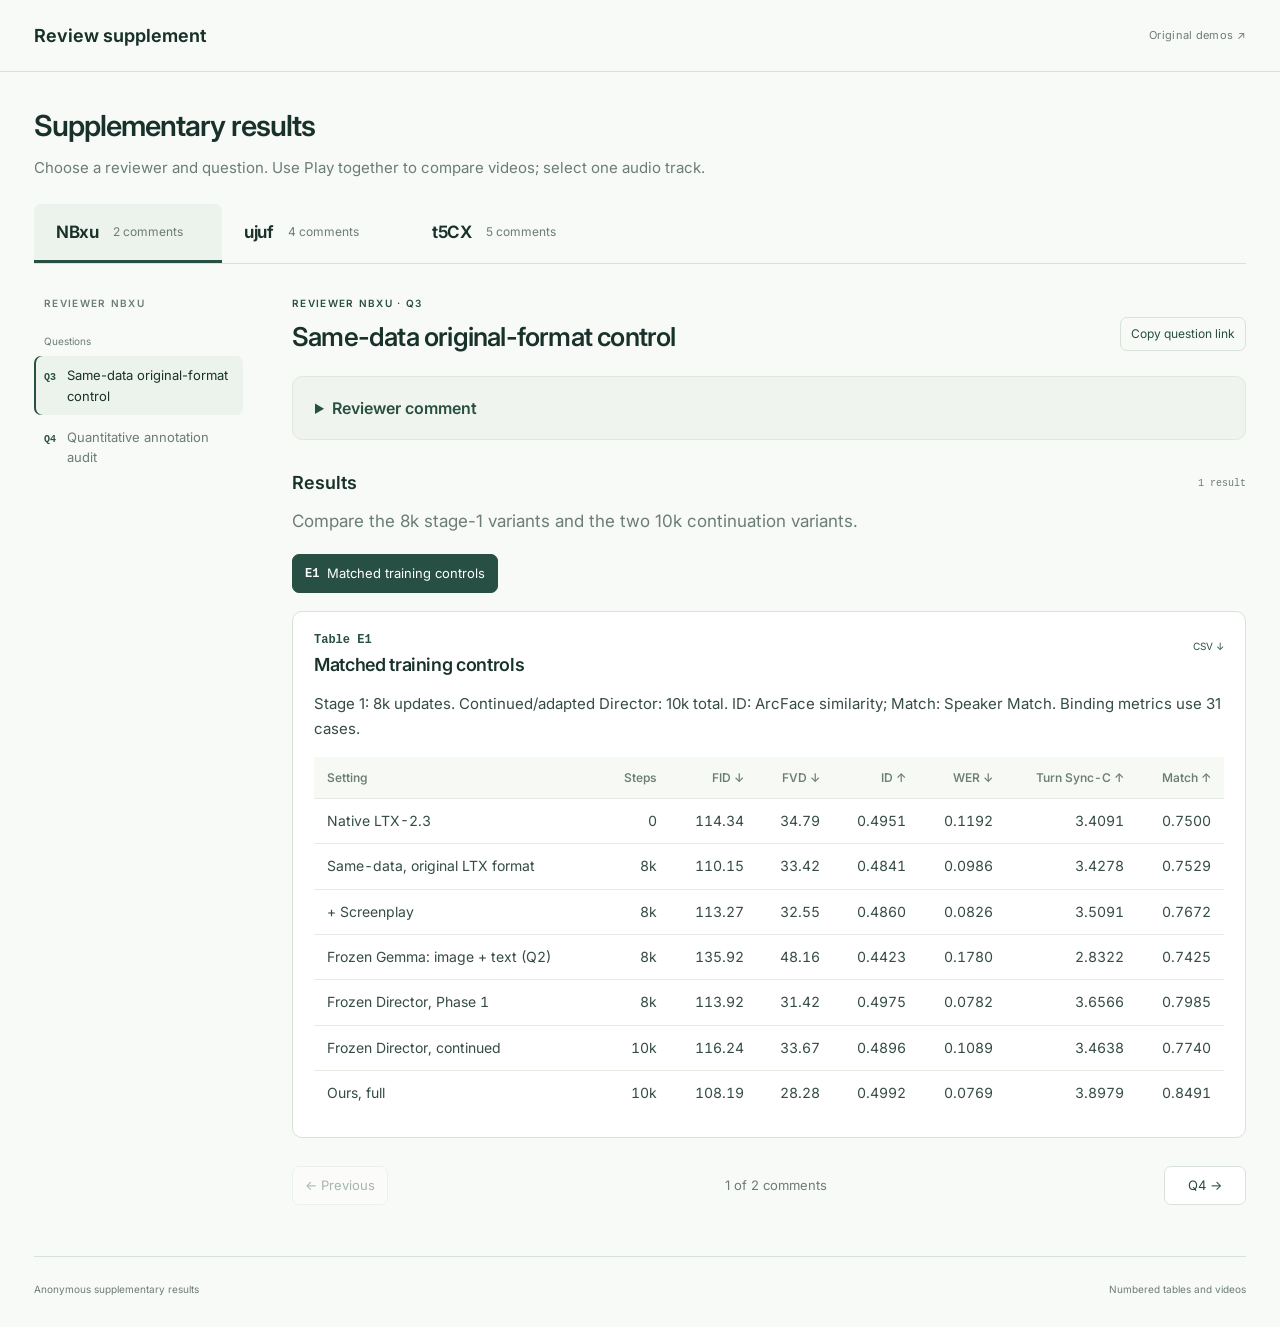
<file: rebuttal/index.html>
<!doctype html>
<html lang="en"><head><meta charset="utf-8"><meta name="viewport" content="width=device-width, initial-scale=1"><meta name="robots" content="noindex, nofollow"><meta name="referrer" content="no-referrer"><meta name="theme-color" content="#284f43"><meta name="description" content="Videos and tables organized by reviewer and question."><title>Supplementary results</title><link rel="icon" href="data:,"><link rel="stylesheet" href="styles.css?v=20261113-actions"><script defer src="app.js?v=20261113-actions"></script></head>
<body>
<a class="skip-link" href="#main">Skip to results</a>
<header class="site-header"><a class="wordmark" href="#NBxu-Q3">Review supplement</a><a class="anonymous-label" href="../">Original demos ↗</a></header>
<div class="page-shell"><div class="page-intro"><h1>Supplementary results</h1><p>Choose a reviewer and question. Use Play together to compare videos; select one audio track.</p></div>
<div id="reviewer-tabs" class="reviewer-tabs" role="tablist" aria-label="Reviewers"></div>
<div class="review-workspace"><aside class="sidebar" aria-label="Review comments"><p class="sidebar-label" id="nav-reviewer">Review comments</p><nav id="question-nav" aria-label="Questions and weaknesses"></nav></aside>
<main id="main" tabindex="-1"><div id="reviewer-panel" role="tabpanel"><article id="question-panel" hidden>
<div class="question-heading"><div><p class="eyebrow" id="question-category"></p><h2 id="question-title" tabindex="-1"></h2></div><button class="copy-link" id="copy-question">Copy question link</button></div>
<details class="original-comment" id="review-comment-details"><summary>Reviewer comment</summary><blockquote id="review-comment"></blockquote></details>
<section class="evidence-section" aria-labelledby="evidence-title"><div class="evidence-heading"><h3 id="evidence-title">Results</h3><span id="evidence-count"></span></div><p class="question-intro" id="question-intro"></p><div id="evidence-tabs" class="evidence-tabs" role="tablist" aria-label="Results"></div><div id="evidence-panel" role="tabpanel"><div id="evidence-host"></div></div></section>
<nav class="question-pagination" aria-label="Move between questions"><button id="previous-question">← Previous</button><span id="question-position"></span><button id="next-question">Next →</button></nav>
</article></div><p id="load-status" class="load-status" role="status">Loading results…</p><noscript>Enable JavaScript to select a reviewer and view the results.</noscript></main></div>
<footer><span>Anonymous supplementary results</span><span>Numbered tables and videos</span></footer></div><div id="evidence-store" hidden aria-hidden="true"></div><div id="toast" class="toast" role="status" aria-live="polite"></div></body></html>
</file>
<file: rebuttal/styles.css>
@font-face{font-family:Inter;src:url('assets/fonts/inter.ttf') format('truetype');font-weight:100 900;font-display:swap}
:root{--bg:#f8faf7;--white:#fff;--ink:#18322b;--text:#354c43;--muted:#6b7d74;--green:#284f43;--mint:#ecf2ec;--line:#d8e2d8;--mono:ui-monospace,SFMono-Regular,Consolas,monospace}
*{box-sizing:border-box}html{scroll-behavior:smooth}body{margin:0;background:var(--bg);color:var(--text);font:16px/1.65 Inter,Arial,sans-serif}button,select,input{font:inherit}button,a,select,input{touch-action:manipulation}a{color:var(--green);text-decoration:none}a:hover{text-decoration:underline}button{cursor:pointer;border:1px solid var(--line);border-radius:7px;background:var(--white);color:var(--green);padding:8px 12px}button:disabled{opacity:.4;cursor:default}button:hover:not(:disabled){background:var(--mint)}button:focus-visible,a:focus-visible,select:focus-visible,input:focus-visible{outline:3px solid #82a78b;outline-offset:3px}button:focus:not(:focus-visible),h2:focus{outline:none}[hidden]{display:none!important}h1,h2,h3,h4,p{margin:0}h1,h2,h3{color:var(--ink)}img{max-width:100%}.skip-link{position:fixed;top:-60px;left:15px;z-index:100;background:white;padding:10px}.skip-link:focus{top:10px}
.site-header{height:72px;display:flex;align-items:center;justify-content:space-between;padding:0 34px;border-bottom:1px solid var(--line);background:var(--bg)}.wordmark{display:flex;gap:10px;align-items:center;font-size:18px;font-weight:650;color:var(--ink)}.wordmark:hover{text-decoration:none}.header-tag{margin-left:5px;padding-left:13px;border-left:1px solid var(--line);text-transform:uppercase;letter-spacing:1px;font-size:10px;font-weight:500;color:var(--muted)}.anonymous-label{font-size:11px;letter-spacing:.3px;color:var(--muted)}
.page-shell{max-width:1390px;margin:auto;padding:0 34px}.page-intro{padding:30px 0 24px}.page-intro h1{font-size:29px;font-weight:600;letter-spacing:-1px}.page-intro p{color:var(--muted);font-size:12px;margin-top:5px}.reviewer-tabs{display:flex;gap:0;border-bottom:1px solid var(--line);margin-bottom:31px}.reviewer-tab{display:flex;align-items:center;gap:15px;min-width:188px;padding:14px 22px;border:0;border-bottom:3px solid transparent;border-radius:7px 7px 0 0;background:transparent;text-align:left}.reviewer-tab[aria-selected=true]{border-bottom-color:var(--green);background:var(--mint)}.reviewer-name{font-size:17px;letter-spacing:-.4px;font-weight:650;color:var(--ink)}.reviewer-tab-description{font-size:10px;color:var(--muted)}.review-workspace{display:grid;grid-template-columns:215px minmax(0,1fr);gap:43px;align-items:start}.sidebar{position:sticky;top:24px;max-height:calc(100vh - 48px);overflow-y:auto;padding-right:6px}.sidebar-label,.eyebrow{font-size:10px;font-weight:600;text-transform:uppercase;letter-spacing:1.3px;color:var(--muted)}.sidebar-label{margin:0 0 21px 10px}.question-nav-group{margin-bottom:20px}.question-nav-group>p{font-size:10px;color:var(--muted);margin:0 10px 7px}.question-nav-group a{display:flex;align-items:baseline;gap:11px;padding:9px 10px;border-radius:7px;font-size:13px;line-height:1.55;color:var(--muted);margin-top:3px}.question-nav-group a b{flex-shrink:0;font:600 10px/1.5 var(--mono);color:var(--green)}.question-nav-group a.selected,.question-nav-group a:hover{background:var(--mint);color:var(--ink);text-decoration:none}.question-nav-group a.selected{box-shadow:inset 2px 0 var(--green)}.sidebar-note{border-top:1px solid var(--line);margin:24px 10px 0;padding-top:16px;font-size:10px;color:var(--muted);line-height:1.85}.sidebar-note span{display:block;margin-top:8px;max-width:160px}main{min-width:0}.question-heading{display:flex;justify-content:space-between;align-items:start;gap:20px;margin-bottom:22px}.question-heading .eyebrow{margin-bottom:7px;color:var(--green)}.question-heading h2{font-size:26px;font-weight:580;line-height:1.35;letter-spacing:-.8px}.copy-link{font-size:10px;white-space:nowrap;background:transparent;padding:6px 10px}.question-heading>.copy-link{margin-top:22px}.original-comment{background:#f0f4ee;border:1px solid #e1e8df;border-radius:10px;padding:18px 22px}.comment-heading{display:flex;justify-content:space-between;align-items:center;margin-bottom:10px}.comment-heading h3{font-size:14px;font-weight:600;color:var(--green)}.comment-heading a{font-size:12px;color:var(--muted)}.original-comment blockquote{padding:0;margin:0;color:#4b6055;font-size:16px;line-height:1.9;white-space:pre-wrap}.evidence-section{padding-top:28px}.evidence-heading{display:flex;align-items:center;justify-content:space-between}.evidence-heading h3{font-size:18px;font-weight:600}.evidence-heading>span{font:10px var(--mono);color:var(--muted)}.question-intro{font-size:17px;line-height:1.85;color:var(--muted);margin:9px 0 18px;max-width:950px}.evidence-tabs{display:flex;gap:7px;flex-wrap:wrap;margin-bottom:18px}.evidence-tabs button{padding:8px 12px;display:flex;gap:8px;align-items:center;font-size:13px;background:transparent}.evidence-tabs b{font:600 12px var(--mono)}.evidence-tabs button[aria-selected=true]{background:var(--green);border-color:var(--green);color:white}.evidence-tabs button:not([aria-selected=true]):hover{background:var(--mint)}#evidence-panel{min-width:0}.evidence-block{border:1px solid var(--line);border-radius:10px;padding:21px;background:var(--white);scroll-margin-top:25px}.item-heading{display:flex;justify-content:space-between;align-items:start;gap:16px;margin-bottom:13px}.item-code{font:600 10px var(--mono);color:var(--green);display:block;margin-bottom:5px}.item-heading h3{font-size:18px;font-weight:580;letter-spacing:-.35px;line-height:1.4}.item-heading>a{white-space:nowrap;font-size:10px;margin-top:5px}.evidence-context,.item-description{color:var(--muted);font-size:16px;line-height:1.85;margin-bottom:15px}.evidence-context{color:var(--text)}.small-note{font-size:14px;line-height:1.85;color:var(--muted);margin-top:15px}.table-scroll{max-width:100%;overflow-x:auto;overscroll-behavior-x:contain}table{width:100%;border-collapse:collapse;font-size:14px;line-height:1.6;font-variant-numeric:tabular-nums}th,td{text-align:right;padding:11px 13px;border-bottom:1px solid #e5ebe2;white-space:nowrap}th{color:var(--muted);font-size:12px;font-weight:550;background:#f7f9f5}th:first-child,td:first-child{text-align:left}.label-cell{text-align:left}tr.highlight{background:#edf4eb;color:var(--green)}tr.highlight td{font-weight:600}tr.group-start td{border-top:2px solid #cbd8c8}tbody tr:last-child td{border-bottom:0}.table-filter{display:flex;gap:7px;margin:16px 0 14px}.table-filter button{padding:6px 10px;font-size:10px;background:transparent}.table-filter button.selected{background:var(--green);color:white;border-color:var(--green)}.result-callout{display:flex;align-items:center;gap:25px;padding:18px 20px;margin-top:20px;background:#edf3e9;border-radius:8px}.result-callout>strong{font-size:23px;font-weight:550;letter-spacing:-.7px;color:var(--green);white-space:nowrap}.result-callout p{font-size:16px;color:var(--text)}.figure-block{margin:0;scroll-margin-top:25px}.figure-block>a{display:block;padding:10px 0}.figure-block img{width:100%;height:auto;display:block}.figure-block figcaption{font-size:15px;line-height:1.85;color:var(--muted);margin-top:10px}.data-details{margin-top:20px;border:1px solid var(--line);border-radius:8px;overflow:hidden;scroll-margin-top:25px}.data-details>summary{padding:12px 15px;display:flex;justify-content:space-between;gap:16px;cursor:pointer;list-style:none;font-size:11px;background:#f7f9f5}.data-details>summary::-webkit-details-marker{display:none}.data-details[open]>summary>span:last-child{transform:rotate(45deg)}.details-content{padding:16px;font-size:11px;color:var(--muted);line-height:1.85}.details-content>p{margin-bottom:14px}.details-content>p:last-child{margin-bottom:0}.compact-table table{max-width:650px}.protocol-grid{display:grid;grid-template-columns:1fr 1fr;gap:22px;margin:0}.protocol-grid dt{font-size:16px;font-weight:600;color:var(--ink);margin-bottom:5px}.protocol-grid dd{margin:0;font-size:15px}.release-card>p{font-size:13px;line-height:1.9;max-width:780px}
.video-group{border:1px solid var(--line);border-radius:10px;background:var(--white);overflow:hidden;scroll-margin-top:25px}.video-group-heading{padding:19px 21px 17px}.video-group-heading .item-heading{margin-bottom:9px}.video-description{font-size:16px;line-height:1.8;color:var(--muted)}.video-conditions{display:flex;flex-wrap:wrap;gap:7px;margin-top:14px}.video-conditions span{padding:3px 8px;border-radius:4px;background:var(--mint);font-size:12px;color:var(--green)}.prompt-note{font-size:14px;color:var(--muted);margin-top:10px}.video-grid{display:grid;grid-template-columns:repeat(var(--cols),minmax(0,1fr));gap:1px;background:var(--line)}.video-cell{background:#f7f9f6;min-width:0}.video-label{display:flex;align-items:center;justify-content:space-between;gap:8px;font-size:13px;line-height:1.5;padding:10px 12px;min-height:38px}.video-label>a{flex-shrink:0;font-size:9px;color:var(--muted)}.video-cell video{display:block;width:100%;height:auto;background:#15241e;aspect-ratio:13/7;object-fit:contain}.video-cell details{font-size:14px;background:white}.video-cell details>summary{cursor:pointer;padding:10px 12px;color:var(--green);font-weight:500}.video-cell details>p{padding:0 12px 13px;color:var(--muted);line-height:1.8}.player-controls{display:flex;flex-wrap:wrap;align-items:center;gap:8px;padding:14px 16px}.play-button{font-size:10px;min-width:106px;background:var(--green);color:white;border-color:var(--green);padding:7px 9px}.play-button:hover:not(:disabled){background:#386454}.restart-button{padding:6px 10px;font-size:15px;line-height:1.3}.scrub{accent-color:var(--green);min-width:75px;flex:1;height:18px;padding:0}.time-display{font:9px var(--mono);white-space:nowrap;color:var(--muted)}.control-select{display:flex;align-items:center;gap:5px;font-size:9px;color:var(--muted)}select{background:white;border:1px solid var(--line);border-radius:6px;color:var(--text);padding:6px 7px;font-size:10px;max-width:190px}.player-status{font-size:11px;padding:0 16px 12px;color:var(--muted)}.player-status:empty{display:none}.video-footnote{padding:0 16px 14px;font-size:10px}.collection-controls{display:flex;align-items:end;gap:15px;margin:20px 0}.collection-controls label{display:flex;flex-direction:column;gap:5px;font-size:10px;color:var(--muted)}.collection-controls select{padding:9px 11px;font-size:11px;max-width:none}.case-select-label{flex:1;max-width:390px}.step-buttons{display:flex;gap:6px}.step-buttons button{padding:7px 12px}.timeline{padding:17px 19px;border-top:1px solid var(--line);background:#fbfcf9}.timeline h4{font-size:10px;font-weight:600;margin:0 0 13px;color:var(--green)}.timeline-row{display:flex;gap:10px;align-items:center;margin:9px 0}.person-label{font:10px var(--mono);min-width:28px;color:var(--green)}.timeline-track{position:relative;height:23px;flex:1;background:#eaf0e8;border-radius:4px;overflow:hidden}.turn{position:absolute;top:2px;height:19px;background:#a6bfad;border:0;border-radius:3px;padding:0;min-width:4px}.turn:hover,.turn.active{background:var(--green)}.identities{font-size:10px;color:var(--muted);line-height:1.7;display:grid;gap:4px;margin-top:15px}.identities b{font-family:var(--mono);color:var(--green);margin-right:6px}
.question-pagination{display:flex;align-items:center;justify-content:space-between;gap:15px;padding:28px 0 15px}.question-pagination button{font-size:11px;min-width:82px}.question-pagination span{font-size:10px;color:var(--muted)}.load-status{padding:20px 0;font-size:12px;color:var(--muted)}.load-status:empty{display:none}footer{border-top:1px solid var(--line);display:flex;justify-content:space-between;gap:20px;padding:24px 0 30px;margin-top:36px;color:var(--muted);font-size:10px}.toast{position:fixed;bottom:25px;left:50%;transform:translate(-50%,15px);padding:10px 18px;color:white;background:var(--green);border-radius:8px;font-size:12px;opacity:0;pointer-events:none;transition:.2s;z-index:30}.toast.visible{opacity:1;transform:translate(-50%,0)}
@media(min-width:1500px){.page-shell{padding:0 40px}.review-workspace{gap:48px}}
@media(max-width:1100px){.page-shell{padding:0 25px}.review-workspace{grid-template-columns:180px minmax(0,1fr);gap:25px}.question-nav-group a{font-size:13px;gap:8px;padding:8px}.question-heading h2{font-size:24px}.player-controls{gap:7px}.video-grid[style*="3"] .video-label{align-items:start;flex-direction:column;gap:2px}.control-select select{max-width:160px}}
@media(max-width:800px){.site-header{height:63px;padding:0 22px}.anonymous-label{display:none}.page-shell{padding:0 22px}.page-intro{padding:23px 0 19px}.page-intro h1{font-size:25px}.page-intro p{font-size:11px}.reviewer-tabs{margin-bottom:20px}.reviewer-tab{min-width:0;flex:1;padding:11px 14px;gap:8px;justify-content:center}.reviewer-name{font-size:16px}.reviewer-tab-description{font-size:9px}.review-workspace{display:block}.sidebar{position:static;max-height:none;overflow:visible;padding:0}.sidebar-label,.sidebar-note,.question-nav-group>p{display:none}#question-nav{display:flex;gap:12px;flex-wrap:wrap;margin-bottom:23px}.question-nav-group{display:flex;gap:5px;margin:0}.question-nav-group a{padding:7px 10px;background:#edf2eb;margin:0}.question-nav-group a b{font-size:11px}.question-nav-group a span{display:none}.question-nav-group a.selected{background:var(--green);box-shadow:none}.question-nav-group a.selected b{color:white}.question-heading{margin-bottom:18px}.question-heading h2{font-size:24px}.question-heading>.copy-link{margin-top:19px}.original-comment{padding:16px 18px}.original-comment blockquote{font-size:16px}.evidence-section{padding-top:23px}.question-intro{font-size:17px}.evidence-tabs button{padding:8px 10px}.evidence-block{padding:17px}.video-group-heading{padding:17px}.protocol-grid{gap:20px}}
@media(max-width:560px){.site-header{padding:0 16px}.wordmark{font-size:16px}.header-tag{font-size:8px;letter-spacing:.7px;margin-left:0;padding-left:10px}.page-shell{padding:0 16px}.page-intro{padding:22px 0 18px}.page-intro h1{font-size:23px;letter-spacing:-.6px}.page-intro p{font-size:10px;max-width:340px;line-height:1.7}.reviewer-tab{flex-direction:column;gap:2px;padding:10px 8px}.reviewer-name{font-size:16px}.reviewer-tab-description{font-size:9px}#question-nav{gap:8px;row-gap:8px}.question-nav-group{gap:4px}.question-nav-group a{padding:7px 9px}.question-nav-group a b{font-size:10px}.question-heading{gap:8px;flex-wrap:wrap}.question-heading h2{font-size:23px;letter-spacing:-.6px}.question-heading>.copy-link{font-size:9px;margin-top:2px;padding:5px 7px}.question-heading .eyebrow{font-size:9px}.original-comment{padding:14px 16px}.original-comment blockquote{font-size:16px;line-height:1.9}.comment-heading h3{font-size:14px}.comment-heading a{font-size:12px}.evidence-heading h3{font-size:18px}.question-intro{font-size:17px}.evidence-tabs{gap:6px}.evidence-tabs button{padding:7px 9px;font-size:13px;gap:6px}.evidence-tabs b{font-size:12px}.evidence-block{padding:14px}.item-heading{gap:10px}.item-heading h3{font-size:16px}.evidence-context,.item-description{font-size:16px}.item-code{font-size:9px}.item-heading>a,.copy-link{font-size:9px}.table-filter{gap:5px;flex-wrap:wrap}.table-filter button{font-size:9px;padding:5px 8px}th,td{font-size:10px;padding:9px 10px}th{font-size:12px}.result-callout{display:block;padding:13px}.result-callout>strong{font-size:21px;display:block;margin-bottom:5px}.result-callout p{font-size:16px}.figure-block figcaption{font-size:15px}.data-details>summary{font-size:10px;padding:10px}.details-content{padding:12px;font-size:10px}.video-grid{grid-template-columns:1fr!important;gap:8px;background:white}.video-group-heading{padding:14px}.video-description{font-size:16px}.video-label{font-size:13px}.video-grid[style*="3"] .video-label{flex-direction:row;align-items:center}.video-cell video{aspect-ratio:13/7}.video-conditions{gap:5px;margin-top:10px}.video-conditions span{font-size:12px;padding:3px 6px}.prompt-note{font-size:14px}.player-controls{padding:11px;gap:8px}.play-button{font-size:9px;min-width:96px}.restart-button{padding:5px 9px}.control-select{font-size:9px}.control-select select{font-size:9px;max-width:135px}.scrub{order:3;flex-basis:calc(100% - 85px)}.time-display{order:4}.control-select:last-of-type{margin-left:auto}.collection-controls{gap:8px;flex-wrap:wrap}.collection-controls select{padding:7px 8px;font-size:10px}.case-select-label{min-width:115px}.step-buttons{margin-left:auto}.step-buttons button{padding:6px 10px}.timeline{padding:14px 11px}.timeline h4{font-size:9px}.identities{font-size:9px}.protocol-grid{grid-template-columns:1fr}.release-card>p{font-size:12px}.question-pagination{gap:8px}.question-pagination span{font-size:9px}.question-pagination button{font-size:10px;min-width:70px}footer{flex-direction:column;gap:4px;font-size:9px;margin-top:25px}.toast{max-width:90vw;text-align:center}}
@media(prefers-reduced-motion:reduce){html{scroll-behavior:auto}*,*:before,*:after{transition:none!important;animation:none!important}}

/* Supplement replies and evidence use the original supplement's type and palette. */
.comment-kind{color:var(--muted);font-size:11px}
.full-review{margin-top:12px}.full-review summary{width:fit-content;cursor:pointer;color:var(--green);font-size:13px;font-weight:600}.full-review summary:focus-visible{outline:2px solid #82a78b;outline-offset:4px}.full-review-body{margin-top:12px;padding-top:12px;border-top:1px solid var(--line);font-size:14px;line-height:1.75;white-space:pre-wrap;overflow-wrap:anywhere}
.overview{margin-top:10px;max-width:860px}.overview summary,.alternate-take summary{cursor:pointer;color:var(--green);font-size:12px;font-weight:600}.overview[open]{padding-bottom:4px}.overview .response-copy{padding-top:9px}.overview .response-copy p{font-size:inherit;color:var(--text);margin:0 0 9px}
.response-section{margin-top:22px}.response-section h3{font-size:18px;font-weight:600;margin-bottom:7px}.response-copy{color:var(--text);font-size:15px;line-height:1.8;overflow-wrap:anywhere}.response-copy p{margin:0 0 11px}.response-copy p:last-child{margin-bottom:0}.response-copy ul,.response-copy ol{padding-left:22px;margin:9px 0 13px}.response-copy li+li{margin-top:5px}.response-copy a,.related-responses a{text-decoration:underline;text-underline-offset:3px}.response-copy code{font-family:var(--mono);font-size:.89em;background:var(--mint);padding:.08em .24em;border-radius:3px}.related-responses{display:flex;flex-wrap:wrap;gap:8px 18px;font-size:13px;margin-top:12px}
.evidence-items>.video-group+.video-group,.evidence-items>.alternate-take{margin-top:14px}.alternate-take{padding:11px 14px;border:1px solid var(--line);border-radius:8px;background:var(--mint)}.alternate-take[open] summary{margin-bottom:11px}.alternate-take summary:focus-visible{outline:2px solid #82a78b;outline-offset:4px}
@media(max-width:560px){.response-section{margin-top:18px}.response-copy{font-size:14px}.alternate-take{padding:9px}.video-cell{min-width:0}}
.video-cell .clip-prompt{margin:8px 12px 12px}.video-cell .clip-prompt summary{width:fit-content;cursor:pointer;color:var(--green);font-size:13px;font-weight:600}.video-cell .clip-prompt pre{max-height:19rem;overflow:auto;margin:8px 0 0;padding:10px 12px;border:1px solid var(--line);border-radius:6px;background:var(--bg);color:var(--text);font:12px/1.65 var(--mono);white-space:pre-wrap;overflow-wrap:anywhere}

/* Compact result navigation and readable controls. */
.page-intro p{font-size:15px;line-height:1.7;max-width:900px}.original-comment>summary{cursor:pointer;font-size:16px;color:var(--green);font-weight:600}.original-comment blockquote{margin-top:12px;font-size:16px}.question-intro{font-size:17px;line-height:1.7}.copy-link,.play-button,.control-select,.control-select select,.time-display,.video-label>a{font-size:12px}.item-code{font-size:12px}.reviewer-tab-description{font-size:12px}.question-pagination button,.question-pagination span{font-size:13px}.table-scroll table{font-size:14px}.evidence-context{font-size:15px;line-height:1.7}
@media(max-width:560px){.page-intro p{font-size:14px}.question-intro{font-size:16px}.control-select select{max-width:135px}.copy-link,.play-button,.control-select,.control-select select,.time-display,.video-label>a{font-size:11px}.table-scroll td{font-size:12px}}

.expected-actions{margin-top:14px;padding:16px 18px;border-left:4px solid var(--green);border-radius:6px;background:var(--mint);color:var(--ink)}.expected-actions h4{margin:0 0 8px;color:var(--green);font-size:17px;font-weight:700}.expected-actions ol{margin:0;padding-left:24px;font-size:18px;line-height:1.55;font-weight:550}.expected-actions li+li{margin-top:6px}.expected-actions li::marker{color:var(--green);font-weight:700}.expected-constraint{margin-top:11px;font-size:16px;line-height:1.6;color:var(--ink)}

.annotation-comparison{display:grid;grid-template-columns:repeat(2,minmax(0,1fr));gap:14px;padding:4px 20px 20px}.annotation-panel{min-width:0;border:1px solid var(--line);border-radius:8px;overflow:hidden;background:#fff}.annotation-panel h4{padding:12px 15px;font-size:17px;line-height:1.4;background:var(--mint);color:var(--green);border-bottom:1px solid var(--line)}.annotation-incorrect h4{background:#fff2f0;color:#9e3025}.annotation-turns{padding:3px 15px}.annotation-turn{padding:12px 0}.annotation-turn+.annotation-turn{border-top:1px solid #edf0ed}.annotation-speaker{font-size:13px;line-height:1.55;color:var(--muted);overflow-wrap:anywhere}.annotation-words{font-size:17px;line-height:1.65;margin-top:5px;overflow-wrap:anywhere}.annotation-panel mark{color:#175837;background:#dff2e4;border-radius:3px;padding:1px 3px;font-weight:700}.annotation-incorrect mark{color:#9e3025;background:#ffe0db}
.annotation-group .video-cell video{max-height:360px}
.observed-outcome{margin-top:12px;padding:12px 15px;border:1px solid #d2e3d6;border-radius:7px;background:#eef6ef;color:var(--text);font-size:16px;line-height:1.7}.observed-outcome strong{color:var(--green)}.observed-failure{border-color:#ebcfc9;background:#fff2f0}.observed-failure strong{color:#9e3025}.outcome-group .video-cell video{max-height:420px}
.outcome-group .expected-actions{padding:20px 22px;border:1px solid #e4ca85;border-left:5px solid #987019;background:#fff5d9;color:#28281f}.outcome-group .expected-actions h4{font-size:19px;color:#71520e}.outcome-group .expected-actions ol{font-size:20px;line-height:1.65;font-weight:650}.outcome-group .expected-actions li+li{margin-top:10px}.outcome-group .expected-actions li::marker{color:#71520e}
@media(max-width:560px){.outcome-group .expected-actions{padding:16px}.outcome-group .expected-actions h4{font-size:18px}.outcome-group .expected-actions ol{font-size:18px}}
@media(max-width:700px){.annotation-comparison{grid-template-columns:1fr;padding:0 14px 14px;gap:12px}.annotation-panel h4{font-size:16px}.annotation-words{font-size:16px}}
</file>
